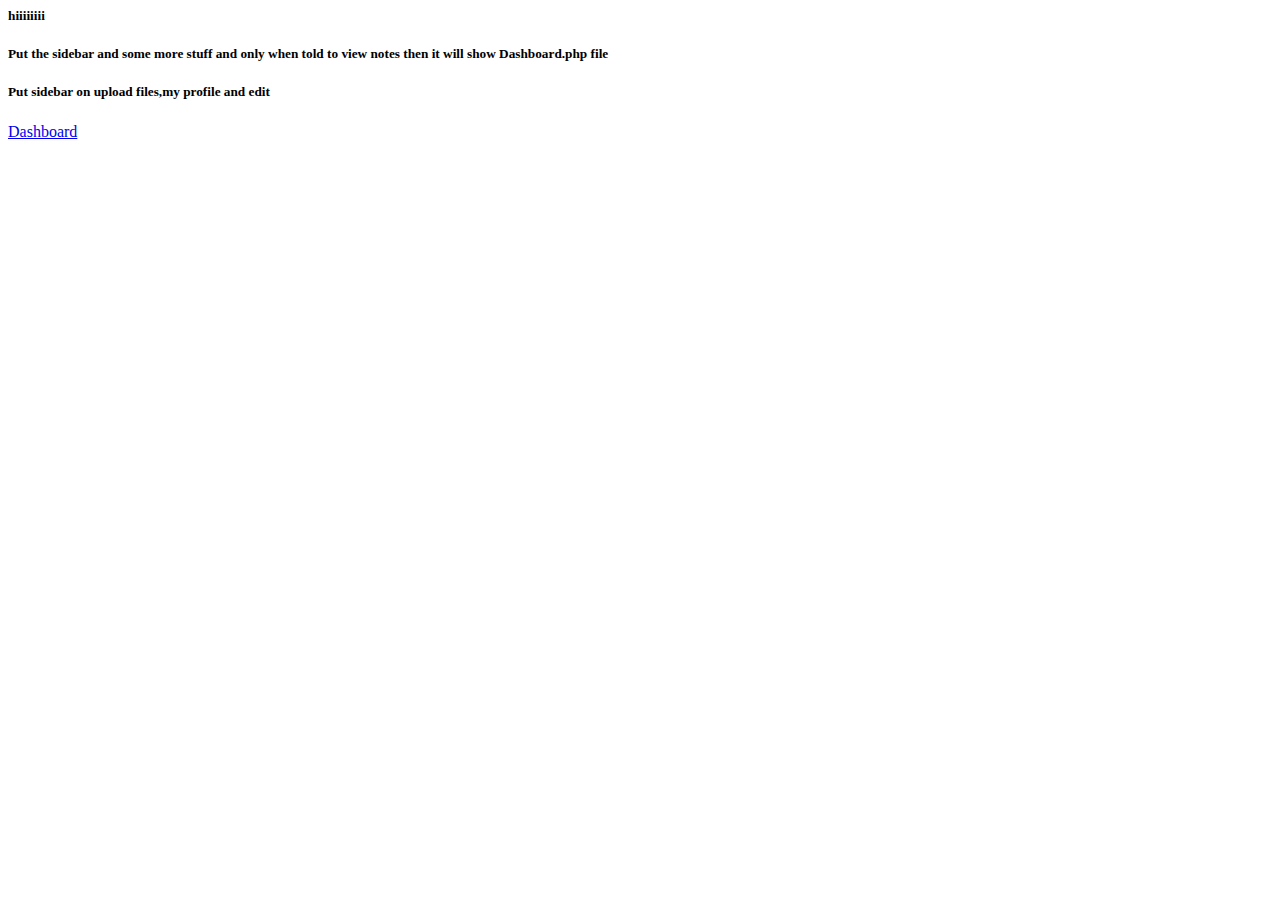
<file: homepage.html>
<! –– Savi's part-->
<html>
    <body>
        <h5>hiiiiiiii</h5>
        <h5>Put the sidebar and some more stuff and only when told to view notes then it will show Dashboard.php file</h5>
       <h5>Put sidebar on upload files,my profile and edit</h5>

        <a href="Dashboard.php">Dashboard</a>
    </body>
</html>
</file>
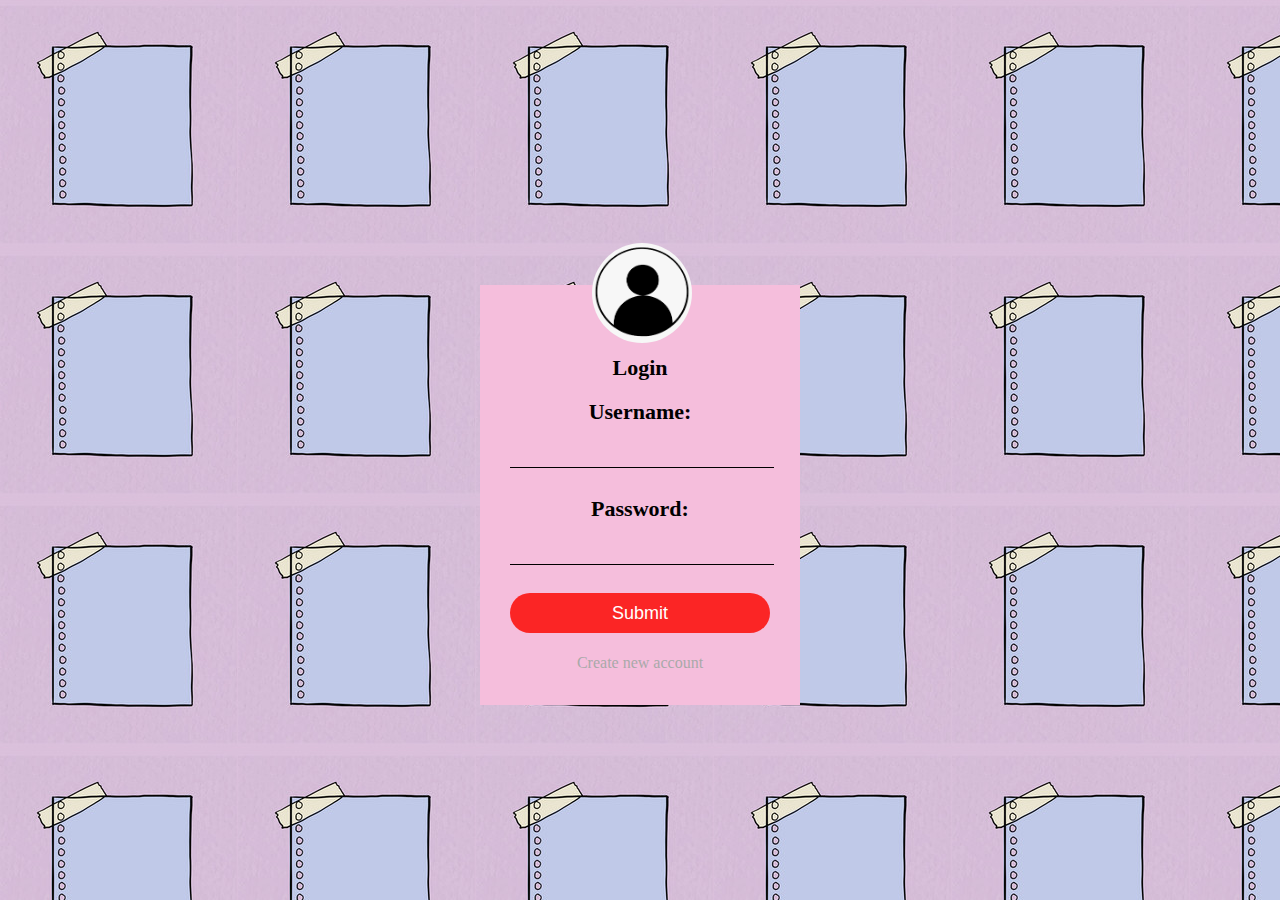
<file: main.html>
<! –– TO CREATE NEW ACCOUNT-->
<!DOCTYPE html> 
<title>Notes Spot</title>
<head>
    <link rel="stylesheet" href="style.css">
</head>
<body>
    <!-- <h1 style="text-align: center;">Notes Spot</h1> -->
    <div class="login" style="text-align: center;">
    <img src="loginicon.png" class="icon">
    <p>Login</p>
    <br>
    <form action="welcom.php" name="form2" method="post">
    <p>Username:<input type="text" name="username" size=15 ></p>
    <br>
    <p>Password: <input type="password" size="10" name="password"></p>
    <br>
    <input type="submit" value="Submit">
    <br>
    <a href="newacc.html">Create new account</a> 
    </form>
    </div>
</body>
</file>
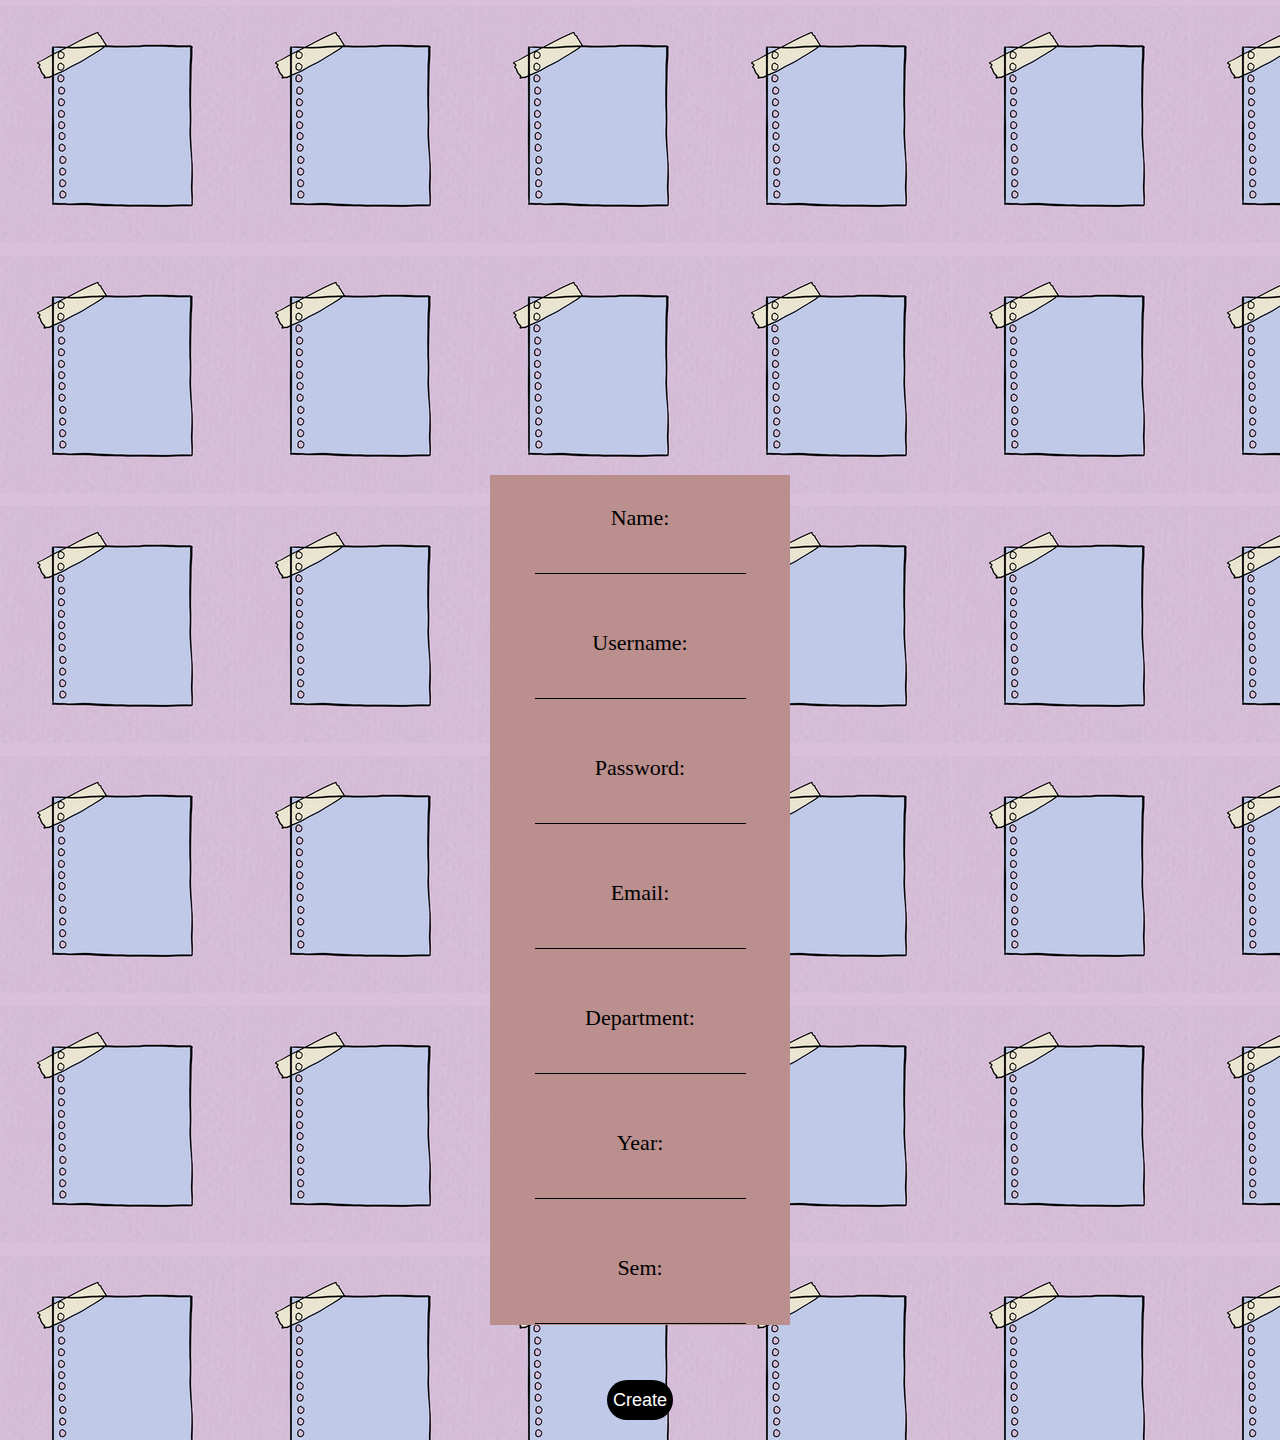
<file: newacc.html>
<!DOCTYPE html>
<html lang="en">
<head>
    <meta charset="UTF-8">
    <meta name="viewport" content="width=device-width, initial-scale=1.0">
    <link rel="stylesheet" href="style.css">
    <title>New account</title>
</head>
<body>
    <div class="newlogin">
  <form action="test.php" name="form1" method="POST">
      <p> Name: <input type="text" name="name"></p>
      <br><br>
      <p> Username: <input type="text" name="username"></p>
      <br><br>
      <p>Password: <input type="password" name="password"></p>
      <br><br>
      <!-- <p>Re-enter password: <input type="password"></p>
      <br><br> -->
      <p>Email: <input type="text" name="email"></p>
      <br><br>
      <p> Department: <input type="text" name="dept"></p>
      <br><br>
      <p> Year: <input type="text" name="year"></p>
      <br><br>
      <p> Sem: <input type="text" name="sem"></p>
      <br><br>
    <p> <input type="submit" value="Create"></p>
  </form>  
</div>
</body>
</html>
</file>
<file: style.css>
body
{
    background-image: url(back2.jpg);
}
.login
{
    background-color: rgb(245, 190, 220);
    width: 320px;
    height: 420px;
    top: 55%;
    left: 50%;
    position: absolute;
    transform: translate(-50%,-50%);
    box-sizing: border-box;
    padding: 70px 30px;
}
.icon
{
    width: 100px;
    height: 100px;
    border-radius: 50%;
    position: absolute;
    top: -10%;
    left: 35%;
}
p{
    margin: 0;
    padding: 0 0 20px;
    text-align: center;
    font-size:22px ;
}

.login p{
    margin: 0;
    padding: 0;
    font-weight: bold;
}

.login input{
    width: 100%;
    margin-bottom: 10px;
}

.login input[type="text"],input[type="password"]
{
    border: none;
    border-bottom: 1px solid black;
    background: transparent;
    outline: none;
    height: 40px;
    color: black;
    font-size: 16px;

}
.login input[type="submit"]
{
    border: none;
    outline: none;
    height: 40px;
    background: #fb2525;
    color: white;
    font-size: 18px;
    border-radius: 20px;
}
.login input[type="submit"]:hover
{
    cursor: pointer;
    background:greenyellow;
    color: #000000;
}
.login a{
    text-decoration: none;
    font-size: 16px;
    line-height:40px ;
    color: darkgray;
}
.login a:hover{
    color: darkorange;
}

div.newlogin
{
    background-color: rosybrown;
    width: 300px;
    height: 850px;
    top: 100%;
    left: 50%;
    position: absolute;
    transform: translate(-50%,-50%);
    box-sizing: border-box;
    padding: 30px 30px;
}
.newlogin input[type="text"],input[type="password"]
{
    border: none;
    border-bottom: 1px solid black;
    background: transparent;
    outline: none;
    height: 40px;
    color: black;
    font-size: 16px;
}
.newlogin input[type="submit"]
{
    border: none;
    outline: none;
    height: 40px;
    background:black;
    color: white;
    font-size: 18px;
    border-radius: 20px;
}
.newlogin input[type="submit"]:hover
{
    cursor: pointer;
    background:rgb(255, 47, 82);
    color: #000000;
}
</file>
